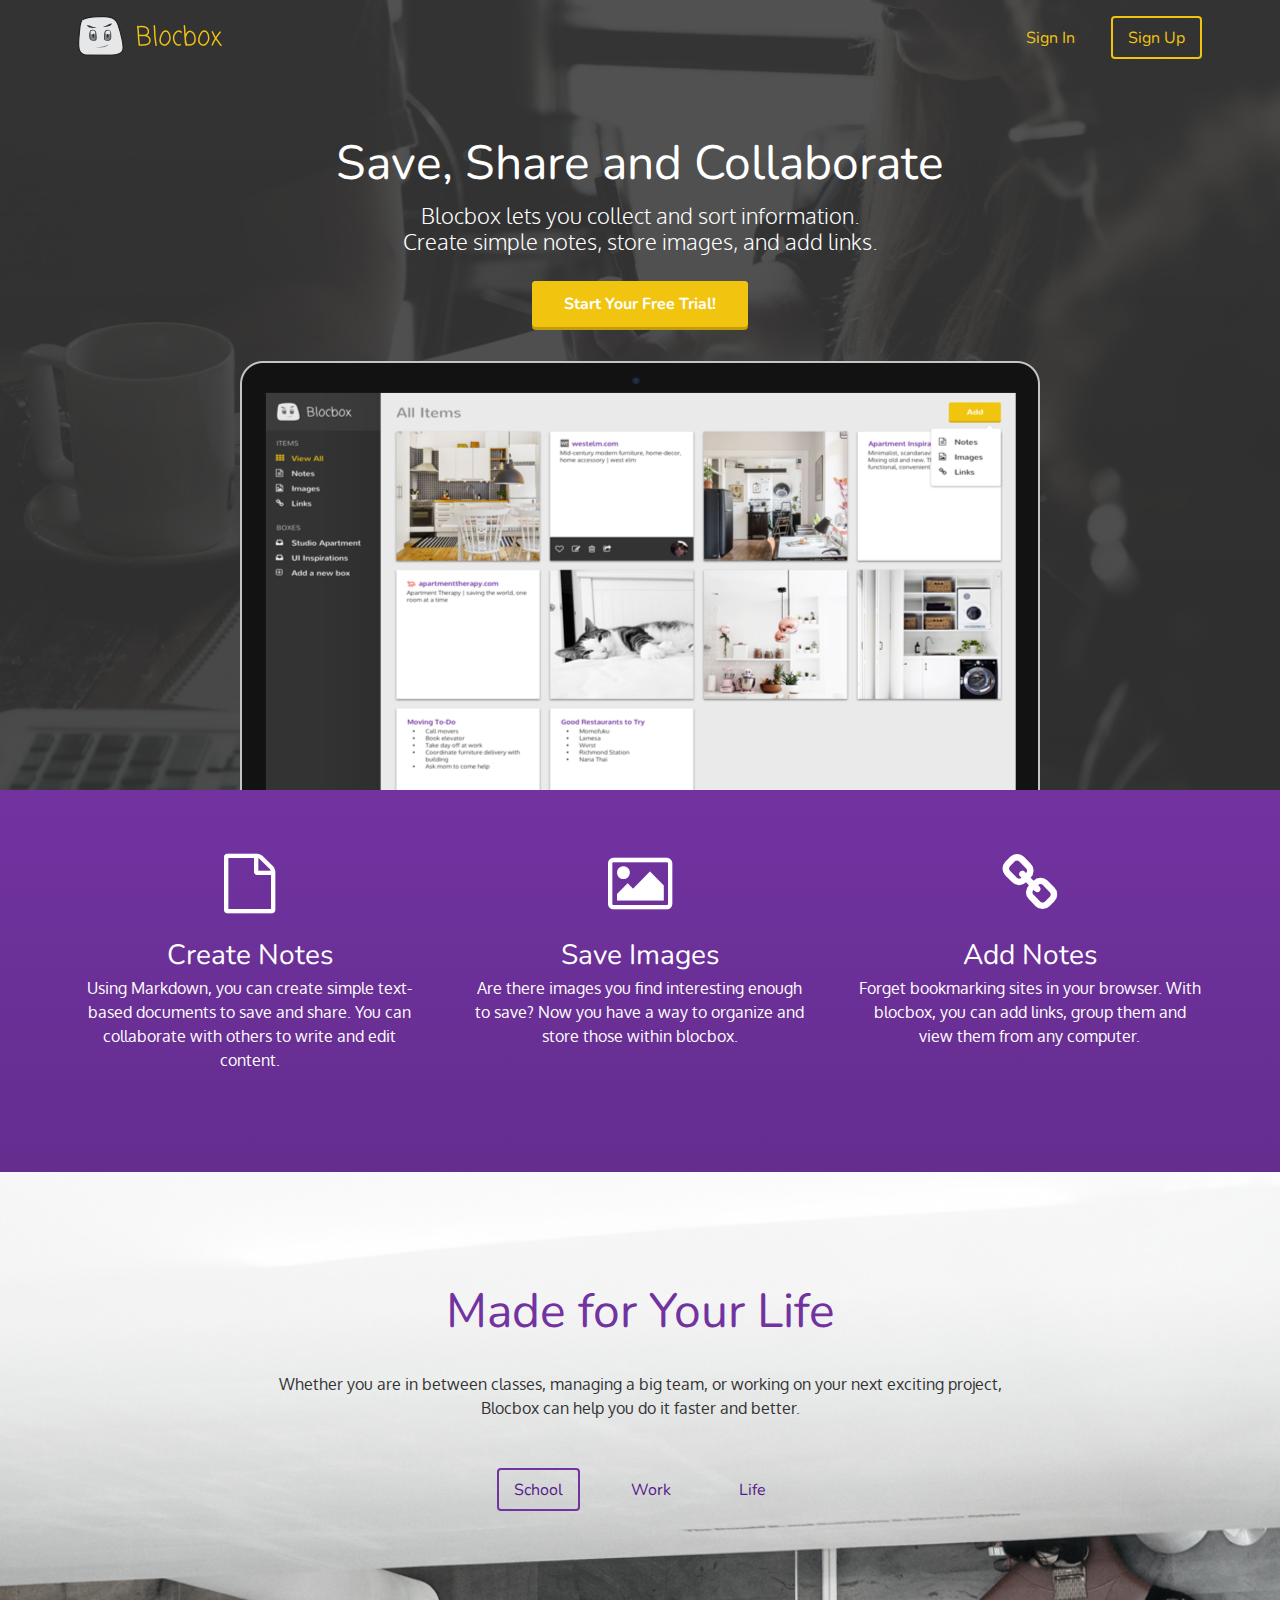
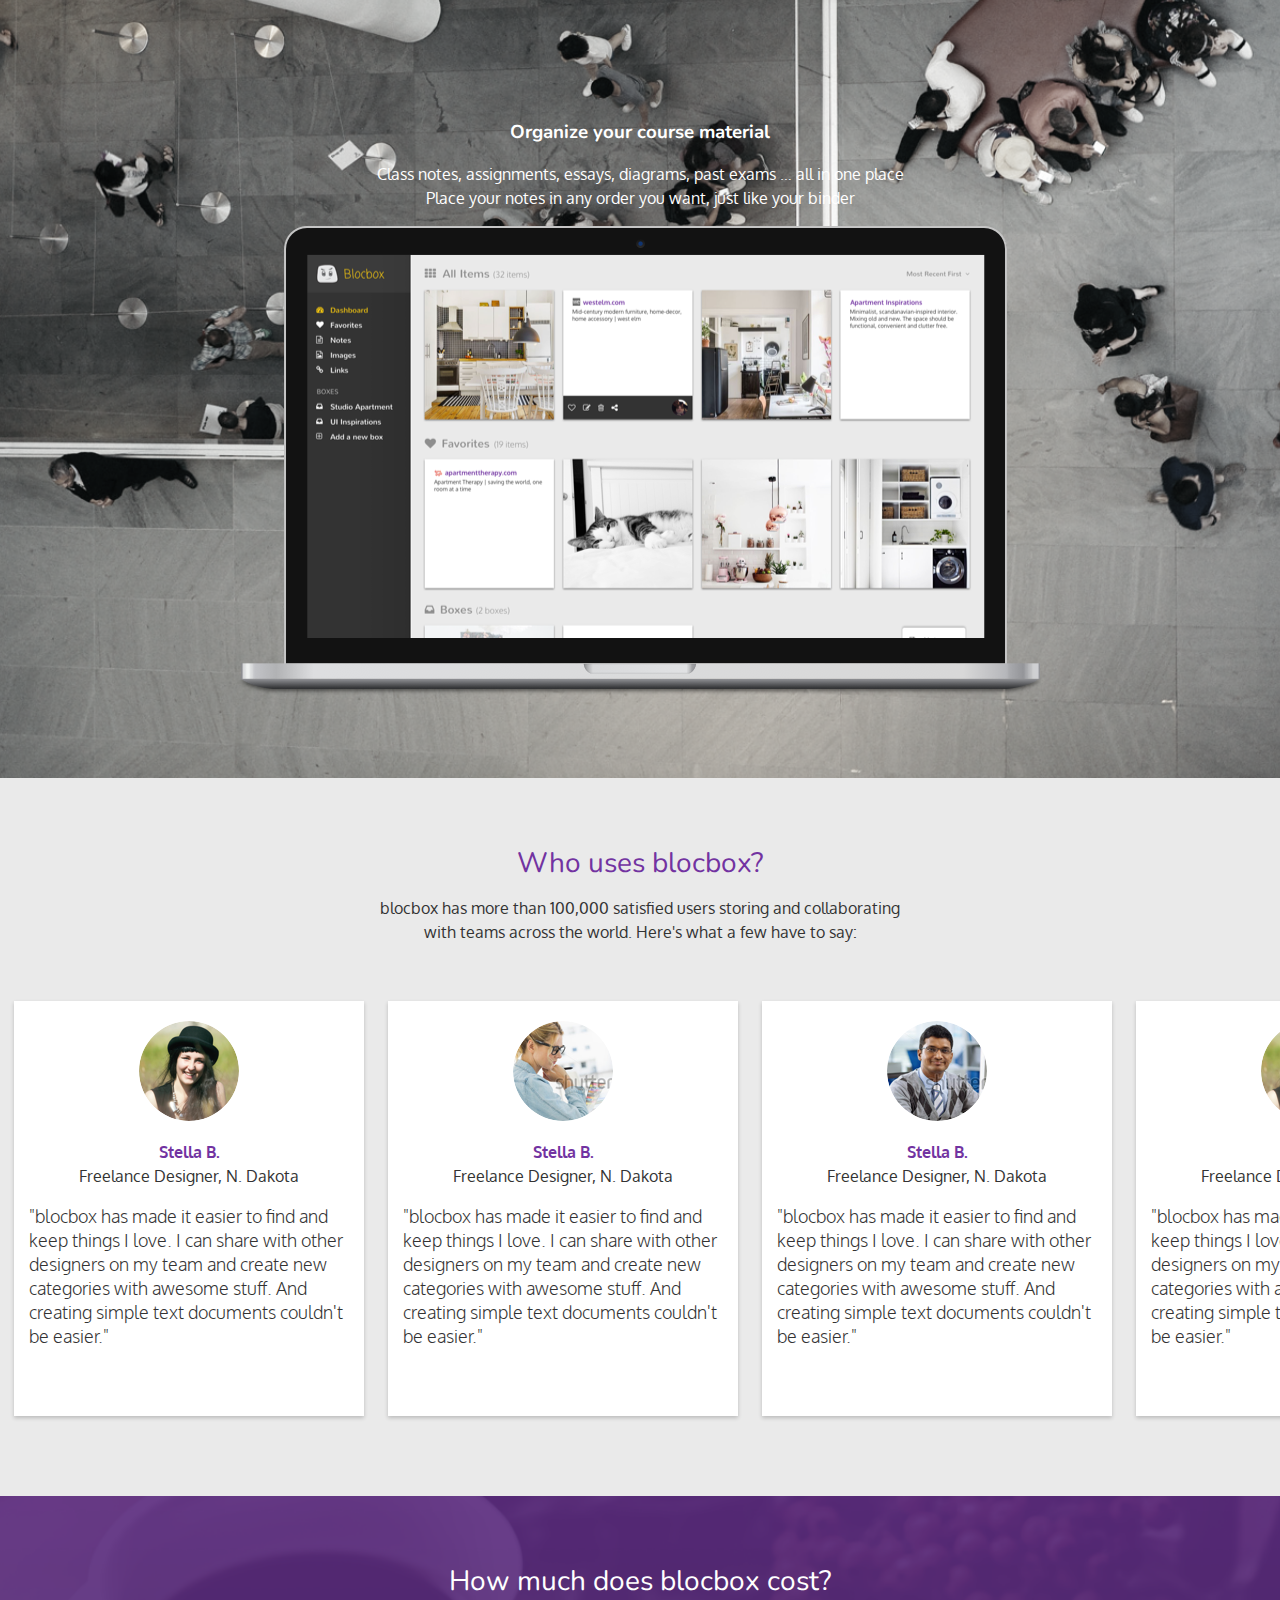
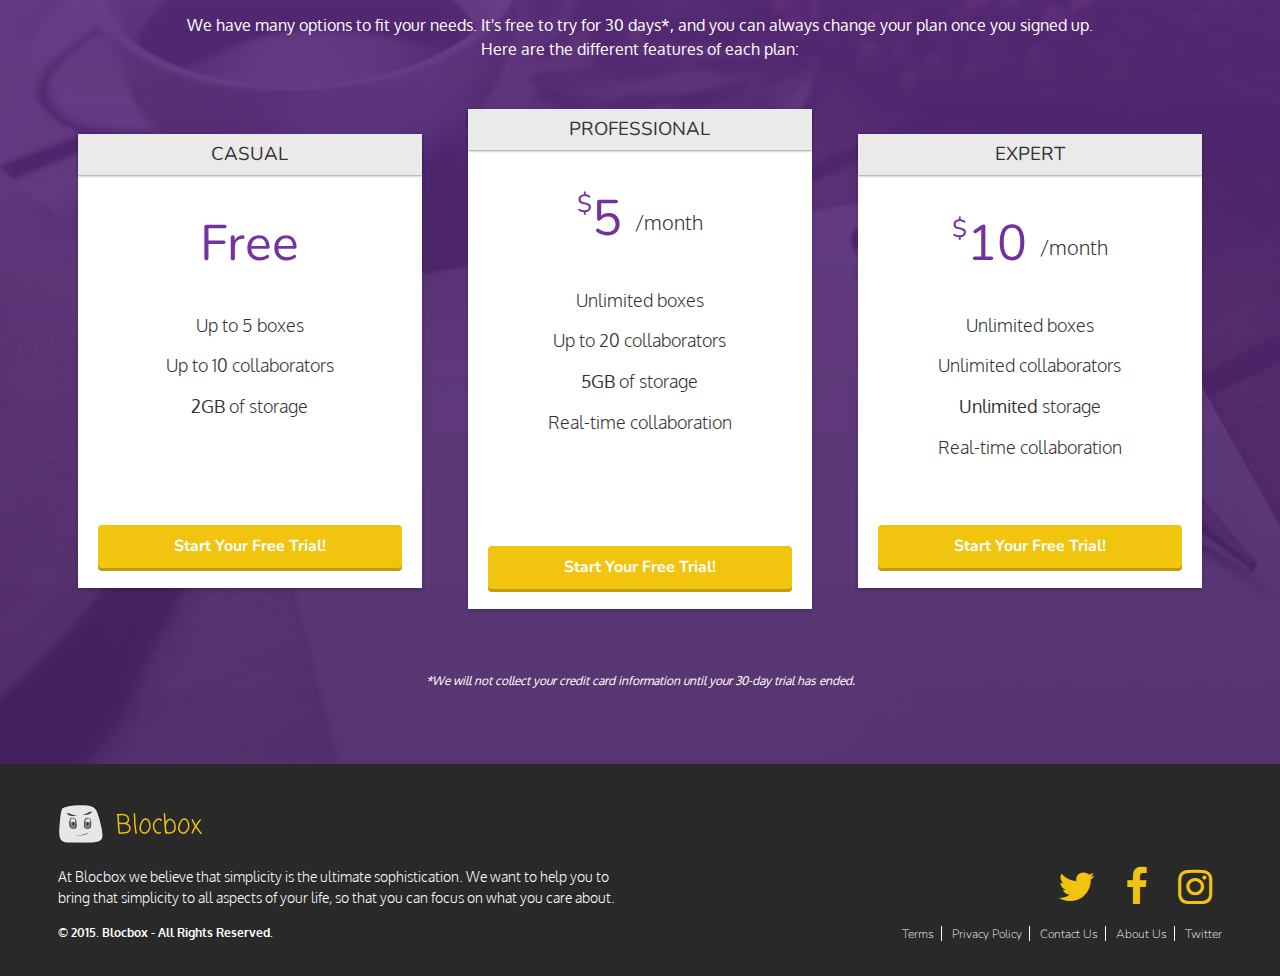
<file: index.html>
<!DOCTYPE html>
<html lang="en-us">
<head>
	<meta http-equiv="X-UA-Compatible" content="IE=Edge">
	<meta name="viewport" content="width=device-width, initial-scale=1">
	<meta charset="UTF-8">
	<title>Save, share and collaborate | Blocbox</title>

	<!-- Google Fonts -->
	<link href="https://fonts.googleapis.com/css?family=Nunito:300,400,700|Oxygen:300,400,700" rel="stylesheet">

	<!-- CSS -->
	<link rel="stylesheet" href="css/normalize.css">
	<link rel="stylesheet" href="css/style.css">
	<link rel="stylesheet" href="css/font-awesome.css">
	<link rel="stylesheet" href="css/animate.css">
</head>

<body>
	<header>
	<nav class="container">
		<div class="one-half">
			<a href="index.html" class="site-logo"><img src="images/site-logo.png" srcset="images/site-logo_2x.png 2x, images/site-logo_3x.png 3x" alt="Blocbox Logo" /></a>
		</div>
		<div class="one-half">
			<ul>
	         <li><a href="">Sign In</a></li>
	         <li class="btn-outline"><a href="">Sign Up</a></li>
	       </ul>
		</div>
	</nav>

	<div class="container hero">
		<h1 class="animated fadeIn">Save, Share and Collaborate</h1>
		<p>Blocbox lets you collect and sort information.<br/>Create simple notes, store images, and add links.</p>
		<a href="" class="btn">Start Your Free Trial!</a>
		<picture>
			<source media="(max-width: 992px)" srcset="images/dashboard_0.7x.png" alt="Blocbox" />
			<img src="images/dashboard.png" alt="Blocbox" />
		</picture>

	</div>
	</header>
	
	<!-- Benefits -->
	<main role="main">
		<section class="benefits">
			<ul class="container">
				<li class="one-third">
					<i class="fa fa-file-o"></i>
					<h2>Create Notes</h2>
					<p>Using Markdown, you can create simple text-based documents to save and share. You can collaborate with others to write and edit content.</p>
				</li>
				<li class="one-third">
					<i class="fa fa-picture-o"></i>
					<h2>Save Images</h2>
					<p>Are there images you find interesting enough to save? Now you have a way to organize and store those within blocbox.</p>
				</li>
				<li class="one-third">
					<i class="fa fa-link"></i>
					<h2>Add Notes</h2>
					<p>Forget bookmarking sites in your browser. With blocbox, you can add links, group them and view them from any computer.</p>
				</li>
			</ul>
		</section>
	</main>

	<!-- Use Cases -->
	<section class="usecases">
		<div class="container general">
			 <h1>Made for Your Life</h1>
			 <p>Whether you are in between classes, managing a big team, or working on your next exciting project,<br>Blocbox can help you do it faster and better.</p>
			 <ul class="buttons">
	         <li class="btn-outline"><a href="">School</a></li>
	         <li><a href="">Work</a></li>
	         <li><a href="">Life</a></li>
	       </ul>
		</div>
		<div class="container usecase">
			<h3>Organize your course material</h3>
			<p>Class notes, assignments, essays, diagrams, past exams … all in one place<br>
			Place your notes in any order you want, just like your binder</p>
			<picture>
				<source media="(max-width: 414px)" srcset="images/school-laptop_xs.png 1x, images/school-laptop_sm.png 2x">
				<source media="(max-width: 768px)" srcset="images/school-laptop_sm.png 1x, images/school-laptop.png 2x">
				<source media="(max-width: 1280px" srcset="images/school-laptop.png">
				<source media="(max-width: 1920px)" srcset="images/school-laptop_lg.png">
				<img src="images/school-laptop.png" alt="Blocbox for school" />
			</picture>
			
		</div>
	</section>

	<!-- Testimonial -->
	<section class="testimonials">
		<div class="container">
			 <h2>Who uses blocbox?</h2>
			 <p>blocbox has more than 100,000 satisfied users storing and collaborating<br/> with teams across the world. Here's what a few have to say:</p>
		</div>
		<div class="container-overflow">
			<ul>
				<li>
					<div class="box">
						<img src="images/person1.png" alt="avatar">
						<p class="name"><strong>Stella B.</strong><br/>Freelance Designer, N. Dakota</p>
						<blockquote>"blocbox has made it easier to find and keep things I love. I can share with other designers on my team and create new categories with awesome stuff. And creating simple text documents couldn't be easier."
						</blockquote>
					</div>
				</li>
				<li>
					<div class="box">
						<img src="images/person2.png" alt="avatar">
						<p class="name"><strong>Stella B.</strong><br/>Freelance Designer, N. Dakota</p>
						<blockquote>"blocbox has made it easier to find and keep things I love. I can share with other designers on my team and create new categories with awesome stuff. And creating simple text documents couldn't be easier."
						</blockquote>
					</div>
				</li>
				<li>
					<div class="box">
						<img src="images/person3.png" alt="avatar">
						<p class="name"><strong>Stella B.</strong><br/>Freelance Designer, N. Dakota</p>
						<blockquote>"blocbox has made it easier to find and keep things I love. I can share with other designers on my team and create new categories with awesome stuff. And creating simple text documents couldn't be easier."
						</blockquote>
					</div>
				</li>
				<li>
					<div class="box">
						<img src="images/person1.png" alt="avatar">
						<p class="name"><strong>Stella B.</strong><br/>Freelance Designer, N. Dakota</p>
						<blockquote>"blocbox has made it easier to find and keep things I love. I can share with other designers on my team and create new categories with awesome stuff. And creating simple text documents couldn't be easier."
						</blockquote>
					</div>
				</li>
			</ul>
		</div>
	</section>

		<!-- Pricing -->
	<section class="pricing">
   		<div class="container">
			<h2>How much does blocbox cost?</h2>
			<p>We have many options to fit your needs. It's free to try for 30 days*, and you can always change your plan once you signed up. <br/>Here are the different features of each plan:</p>
   		</div>
		<ul class="container">
			<li class="one-third">
				<div class="box">
				<h3>Casual</h3>
				<h4>Free</h4>
				<ul>
					<li>Up to 5 boxes</li>
					<li>Up to 10 collaborators</li>
					<li><strong>2GB</strong> of storage</li>
				</ul>
				<a href="" class="btn">Start Your Free Trial!</a>
				</div>
			</li>
			<li class="one-third">
				<div class="box middle">
				<h3>Professional</h3>
				<h4><span>$</span>5 <span class="month">/month</span></h4>
				<ul>
					<li>Unlimited boxes</li>
					<li>Up to 20 collaborators</li>
					<li><strong>5GB</strong> of storage</li>
					<li>Real-time collaboration</li>
				</ul>
				<a href="" class="btn">Start Your Free Trial!</a>
				</div>
			</li>
			<li class="one-third">
				<div class="box">
				<h3>Expert</h3>
				<h4><span>$</span>10 <span class="month">/month</span></h4>
				<ul>
					<li>Unlimited boxes</li>
					<li>Unlimited collaborators</li>
					<li><strong>Unlimited</strong> storage</li>
					<li>Real-time collaboration</li>
				</ul>
				<a href="" class="btn">Start Your Free Trial!</a>
				</div>
			</li>
		</ul>
		<div class="container">
			<p class="small">*We will not collect your credit card information until your 30-day trial has ended.</p>
		</div>
	</section>

	<!-- Footer -->
	<footer>
		<div class="container footer-block">
			<table>
				<tr>
				<td><img src="images/site-logo.png" srcset="images/site-logo_2x.png 2x, images/site-logo_3x.png 3x" alt="Blocbox Logo" class="logo"/></td>
				<td></td>
				</tr>
				<tr>
				<td>
					<p>At Blocbox we believe that simplicity is the ultimate sophistication. We want to help you to bring that simplicity to all aspects of your life, so that you can focus on what you care about.</p>
				</td>
				<td class="pull-bottom">
					<div class="social-icons pull-right">
							<i class="fa fa-twitter"></i>
							<i class="fa fa-facebook"></i>
							<i class="fa fa-instagram"></i>
					</div>
				</td>
				</tr>
				<tr>
					<td><p class="copyright-block">&copy; 2015. <strong>Blocbox</strong> - All Rights Reserved.</p></td>
					<td>
						<ul class="pull-right">
							<li><a href="">Terms</a></li>
							<li><a href="">Privacy Policy</a></li>
							<li><a href="">Contact Us</a></li>
							<li><a href="">About Us</a></li>
							<li><a href="">Twitter</a></li>
						</ul>
					</td>
				</tr>
			</table>
		</div>
	</footer>

</body>
</html>
</file>
<file: css/style.css>
/* Fonts */
/* Colors */
html, body {
  overflow-x: hidden; }

body {
  font-family: "Oxygen", Helvetica, Arial, sans-serif;
  color: #333333; }

h1, h2, h3, h4, h5, h6, a {
  font-family: "Nunito", Helvetica, Arial, sans-serif; }

h1 {
  font-weight: normal; }

h2 {
  font-weight: normal;
  margin: 5px; }

p {
  font-weight: normal; }

/* Grid */
.container {
  margin-right: auto;
  margin-left: auto;
  padding-right: 15px;
  padding-left: 15px;
  position: relative; }

.container:before, .container:after {
  content: " ";
  display: table; }

.container:after {
  clear: both; }

.one-half, .one-third, .one-fourth {
  width: 96%;
  float: left;
  position: realtive;
  min-height: 1px;
  margin: 0 2% 20px; }

.one-half {
  width: 46%; }

/* Media Queries */
@media (min-width: 768px) {
  .container {
    width: 750px; }

  h1 {
    font-size: 36px; }

  h2 {
    font-size: 20px;
    margin: 3px; }

  p {
    font-size: 14px;
    line-height: 20px; } }
@media (min-width: 992px) {
  .container {
    width: 970px; }

  .one-third {
    width: 29.33333%; }

  .one-fourth {
    width: 21%; }

  h1 {
    font-size: 48px; }

  h2 {
    font-size: 28px;
    margin: 5px; }

  p {
    font-size: 16px;
    line-height: 24px; } }
@media (min-width: 1280px) {
  .container {
    width: 1170px; } }
/* Header */
header {
  color: white;
  background: #333333 url("../images/hero-bg.png") top center no-repeat;
  background: url("../images/hero-bg.png") top center no-repeat, linear-gradient(-180deg, rgba(51, 51, 51, 0) 20%, rgba(51, 51, 51, 0.09) 97%);
  background-size: cover; }

header nav {
  padding: 1em 0; }

header nav ul {
  display: inline;
  float: right;
  text-align: right;
  margin: 0;
  padding: 0; }

header nav ul > li {
  display: inline-block;
  list-style-type: none;
  margin: 0 0 0 15px;
  padding: 10px 15px;
  border: 2px solid transparent;
  border-radius: 4px; }

@media (max-width: 600px) {
  header nav ul > li {
    margin: 0 0 0 10px;
    padding: 10px;
    font-size: 14px; } }
header nav ul > li.btn-outline {
  border-color: #F1C40F; }

header nav ul > li.btn-outline:hover {
  background: rgba(241, 196, 15, 0.7); }

header nav ul > li > a {
  color: #F1C40F;
  text-decoration: none; }

header nav ul > li.btn-outline:hover > a {
  color: #333333; }

header .hero {
  text-align: center;
  display: block;
  position: relative; }

header .hero h1 {
  margin: 40px 0 0; }

header .hero p {
  font-size: 22px;
  line-height: 26px;
  font-weight: 100;
  margin: 10px 0 40px; }

header .hero img {
  display: block;
  margin: 3em auto 0; }

/* Buttons */
.btn {
  border-radius: 4px;
  color: white;
  font-weight: 700;
  text-decoration: none;
  padding: 10px 30px;
  background: #F1C40F;
  border: 2px solid #F1C40F;
  box-shadow: 0px 3px 0px 0px #c29d0b; }
  .btn:hover {
    background: #f3cc31;
    border-color: #f3cc31; }
  .btn:active {
    background: #e3b90d;
    border-color: #e3b90d; }

/* Benefits */
.benefits {
  text-align: center;
  display: block;
  position: relative;
  background-image: linear-gradient(-180deg, #7233A1 0%, #642d8e 100%); }

.benefits ul {
  margin: 0 auto;
  padding: 4em 0; }

.benefits ul li {
  list-style-type: none;
  display: inline-block; }

.benefits i {
  color: white;
  font-size: 60px;
  margin: 0 0 20px;
  vertical-align: middle; }
.benefits h2, .benefits p {
  color: white; }
.benefits p {
  margin-top: 5px; }

@media (max-width: 991px) and (min-width: 450px) {
  .benefits i {
    width: 40%;
    float: left; }
  .benefits h2, .benefits p {
    text-align: left;
    width: 60%;
    margin-left: 40%; } }
/* Use Cases Section */
.usecases {
  padding: 5em 0;
  text-align: center;
  display: block;
  position: relative;
  background: white url("../images/usecase-bg.png") top center no-repeat;
  background-size: cover; }

.usecases h1 {
  color: #7233A1; }

.usecases .general p {
  color: #333333; }

.usecase {
  margin: 10em auto 0; }

.usecase h3, .usecase p {
  color: white; }

.buttons {
  text-align: center;
  padding: 2em 0;
  margin: 0; }

.buttons > li {
  display: inline-block;
  padding: 10px 15px;
  list-style-type: none;
  margin: 0 15px;
  border: 2px solid transparent;
  border-radius: 4px; }
  .buttons > li:hover, .buttons > li.btn-outline:hover {
    border-color: #642d8e; }

.buttons > li.btn-outline {
  border-color: #7233A1; }

.buttons > li a {
  text-decoration: none; }

/* Pricing */
.pricing {
  background: #7233A1 url("../images/pricing-bg.png") top center no-repeat;
  background: url("../images/pricing-bg.png") top center no-repeat, linear-gradient(-180deg, #7233A1 0%, #642d8e 100%);
  background-size: cover;
  text-align: center;
  padding: 4em 0; }

.pricing h2, .pricing p {
  color: white; }

.pricing ul {
  margin: 0 auto;
  padding: 2em 0; }

.pricing ul li {
  list-style-type: none; }

.box {
  padding: 0 15px 15px;
  background: white;
  box-shadow: 0px 2px 4px 0px rgba(0, 0, 0, 0.2);
  position: relative;
  margin-top: 25px; }

.pricing .box {
  min-height: 439px; }

.box.middle {
  min-height: 485px;
  margin-top: 0px; }

.box h3 {
  font-family: "Nunito", Helvetica, Arial, sans-serif;
  font-weight: normal;
  text-transform: uppercase;
  background: #eaeaea;
  box-shadow: 0px 1px 2px 0px rgba(0, 0, 0, 0.4);
  left: 0;
  right: 0;
  top: 0;
  text-align: center;
  margin: 0 -15px 40px;
  padding: 10px 0; }

.box h4 {
  font-size: 50px;
  font-weight: normal;
  margin: 20px 0 10px;
  color: #7233A1; }

.box h4 span {
  font-size: 25px;
  vertical-align: top; }

.box h4 span.month {
  font-family: "Oxygen", Helvetica, Arial, sans-serif;
  font-weight: 100;
  color: #333;
  font-size: 20px;
  vertical-align: middle; }

.box ul li {
  font-size: 18px;
  margin-bottom: 20px;
  font-weight: 100; }

.box .btn {
  position: absolute;
  bottom: 20px;
  left: 20px;
  right: 20px; }

.small {
  font-size: 12px;
  line-height: 15px;
  font-style: italic; }

/* Testimonials */
.testimonials {
  padding: 4em 0;
  text-align: center;
  background: #eaeaea; }
  .testimonials .container-overflow {
    overflow-x: scroll; }

.testimonials h2 {
  color: #7233A1; }

.testimonials ul {
  width: 1500px;
  padding: 0; }

.testimonials ul li {
  list-style-type: none;
  display: inline-block;
  width: 350px;
  padding: 0 10px; }

.testimonials blockquote {
  color: #333;
  font-weight: 100;
  font-size: 18px;
  line-height: 24px;
  text-align: left;
  position: relative;
  width: auto;
  margin: 0; }

.testimonials .box {
  height: 400px; }

.testimonials img {
  height: 100px;
  width: 100px;
  border-radius: 50%;
  margin: 20px auto 0; }

.testimonials p.name strong {
  text-align: center;
  color: #7233A1; }

/* FOOTER */
footer {
  background: #333333;
  background-image: linear-gradient(-180deg, rgba(0, 0, 0, 0.19) 0%, rgba(0, 0, 0, 0.19) 100%);
  color: #FFFFFF;
  position: relative;
  overflow: hidden;
  z-index: 0; }
  footer .footer-block {
    padding-bottom: 30px; }
  footer p, footer ul {
    font-size: 14px;
    font-weight: lighter;
    line-height: 1.5;
    margin: 10px auto 0; }
  footer p.copyright-block {
    font-size: 12px;
    font-weight: bold; }
  footer .logo {
    padding: 2.35em 0 0.5em;
    display: block; }
  footer table {
    /* Social Icons */
    /* Footer Links */ }
    footer table td {
      width: 50%; }
    footer table .pull-bottom {
      vertical-align: bottom; }
    footer table .social-icons {
      font-size: 40px;
      color: #F1C40F;
      letter-spacing: 10px; }
    footer table ul {
      padding: 0; }
      footer table ul li {
        list-style-type: none;
        font-size: 12px;
        display: inline;
        border-right: 1px solid white;
        padding: 0 7px; }
        footer table ul li:last-of-type {
          padding-right: 0;
          border-right: 0; }
        footer table ul li a {
          color: white;
          text-decoration: none; }

@media (max-width: 750px) {
  img.logo {
    margin: 0 auto; }

  footer table td {
    text-align: center;
    display: block;
    width: 100%; }
    footer table td .pull-right {
      float: none; } }
/* DASHBOARD */
.dashboard {
  background: #eaeaea; }

.hamburger {
  position: fixed;
  z-index: 1000;
  background: transparent;
  color: #b3b3b3;
  text-decoration: none;
  font-size: 22px;
  padding: 10px 15px;
  border-radius: 4px;
  left: 5px;
  top: 15px; }
  .hamburger:hover {
    background: #dddddd; }
  .hamburger:active {
    background: #d1d1d1; }
  .hamburger.menu-open, .hamburger.menu-open:active {
    background: #333333;
    color: #F1C40F; }

.left-nav {
  height: 100%;
  width: 280px;
  position: fixed;
  display: block;
  -webkit-transition: all 0.3s ease-in-out;
  -moz-transition: all 0.3s ease-in-out;
  -o-transition: all 0.3s ease-in-out;
  transition: all 0.3s ease-in-out;
  transform: translate(-280px, 0);
  -webkit-transform: translate(-280px, 0);
  /** Chrome & Safari **/
  -o-transform: translate(-280px, 0);
  /** Opera **/
  -moz-transform: translate(-280px, 0);
  /** Firefox **/
  background: #333333;
  background-image: linear-gradient(-90deg, rgba(51, 51, 51, 0) 50%, #363636 100%); }

.left-nav.open {
  /*-webkit-transition: all 0.3s ease-in-out;
  -moz-transition: all 0.3s ease-in-out;
  -o-transition: all 0.3s ease-in-out;
  transition: all 0.3s ease-in-out; */
  transform: translate(0, 0);
  -webkit-transform: translate(0, 0);
  /** Chrome & Safari **/
  -o-transform: translate(0, 0);
  /** Opera **/
  -moz-transform: translate(0, 0);
  /** Firefox **/
  z-index: 100; }

@media (min-width: 992px) {
  .left-nav {
    height: 100vh;
    width: 14.66666667%;
    color: white;
    background: #333333;
    background-image: linear-gradient(-90deg, rgba(51, 51, 51, 0) 50%, rgba(51, 51, 51, 0.09) 100%);
    float: left;
    position: fixed;
    display: block;
    transform: translate(0, 0);
    -webkit-transform: translate(0, 0);
    /** Chrome & Safari **/
    -o-transform: translate(0, 0);
    /** Opera **/
    -moz-transform: translate(0, 0);
    /** Firefox **/ }

  .left-nav.open {
    transform: translate(0, 0);
    -webkit-transform: translate(0, 0);
    /** Chrome & Safari **/
    -o-transform: translate(0, 0);
    /** Opera **/
    -moz-transform: translate(0, 0);
    /** Firefox **/ }

  .hamburger {
    display: none; } }
.left-nav .site-logo {
  padding: 20px;
  display: block;
  text-align: center; }
.left-nav .items {
  padding: 0; }
  .left-nav .items p {
    font-weight: lighter;
    text-transform: uppercase;
    font-size: 12px;
    color: white;
    line-height: 15px;
    padding: 0 6%; }
  .left-nav .items ul {
    margin: 10px 0 40px;
    padding: 0; }
    .left-nav .items ul li {
      list-style-type: none; }
      .left-nav .items ul li a {
        color: white;
        text-decoration: none;
        font-weight: lighter;
        display: block;
        padding: 8px 6%; }
        .left-nav .items ul li a i {
          width: 16px;
          text-align: center;
          margin-right: 8px; }
        .left-nav .items ul li a:hover {
          color: #F1C40F; }
        .left-nav .items ul li a.selected {
          -moz-box-shadow: inset 0 0 5px #2b2b2b;
          -webkit-box-shadow: inset 0 0 5px #2b2b2b;
          box-shadow: inset 0 0 5px #2b2b2b;
          background: #2e2e2e;
          color: #F1C40F; }
.left-nav .settings {
  position: absolute;
  background: rgba(51, 51, 51, 0.1);
  width: 100%;
  bottom: 0;
  left: 0;
  right: 0;
  padding: 10px 0; }
  .left-nav .settings img {
    height: 35px;
    width: 35px;
    border-radius: 50%;
    margin-left: 10px;
    display: inline-block; }
  .left-nav .settings p {
    display: inline-block;
    vertical-align: top;
    padding-top: 8px;
    font-weight: normal;
    margin: 0 0 0 10px;
    color: white; }
  .left-nav .settings .setting-btn {
    color: white;
    text-decoration: none;
    text-align: right;
    float: right;
    margin-right: 10px;
    line-height: 35px;
    position: absolute;
    bottom: 0;
    right: 0; }
    .left-nav .settings .setting-btn:hover {
      color: #F1C40F; }

/* CONTENT AREA */
.add-btn {
  display: block;
  position: fixed;
  width: 60px;
  height: 60px;
  bottom: 30px;
  right: 30px;
  padding: 0;
  border-radius: 30px;
  text-align: center;
  border: 0;
  box-shadow: 0px 3px 10px 0px rgba(51, 51, 51, 0.4);
  z-index: 10; }
  .add-btn i {
    line-height: 60px;
    font-size: 24px;
    -webkit-transition-duration: 0.3s;
    -moz-transition-duration: 0.3s;
    -o-transition-duration: 0.3s;
    transition-duration: 0.3s;
    -webkit-transition-property: -webkit-transform;
    -moz-transition-property: -moz-transform;
    -o-transition-property: -o-transform;
    transition-property: transform; }

.content {
  padding: 6em 1% 1.5em;
  float: right;
  width: 98%;
  position: relative; }
  .content .header {
    margin: 0 1% 20px;
    float: left;
    width: 100%; }
    .content .header > a {
      float: right; }
    .content .header h1 {
      font-weight: 100;
      margin: 0;
      font-size: 24px;
      color: rgba(51, 51, 51, 0.5);
      line-height: 30px;
      float: left;
      display: inline-block; }
      .content .header h1 i {
        width: 25px;
        text-align: center;
        margin-right: 10px; }
      .content .header h1 .items_label {
        margin-left: 10px; }
  .content .items_label {
    font-family: "Oxygen", Helvetica, Arial, sans-serif !important;
    font-weight: lighter;
    font-size: 18px; }

.content-item {
  width: 96%;
  margin: 0 2% 25px;
  float: left;
  display: block; }

.item-box {
  display: block;
  height: 230px;
  background: #FFFFFF;
  box-shadow: 0px 1px 3px 0px rgba(51, 51, 51, 0.4);
  position: relative;
  overflow: hidden;
  padding: 20px; }
  .item-box > img {
    position: absolute;
    height: 100%;
    width: auto;
    top: 0;
    left: 0;
    right: 0; }
  .item-box h2 {
    font-family: "Oxygen", Helvetica, Arial, sans-serif !important;
    font-size: 15px;
    line-height: 17px;
    margin: 0; }
  .item-box h2 a {
    color: #7233A1;
    text-decoration: none; }
    .item-box h2 a:hover {
      text-decoration: underline; }
  .item-box h2 img {
    width: 16px;
    height: 16px;
    position: relative;
    top: 2px;
    margin-right: 5px; }
  .item-box p {
    font-size: 12px;
    color: #333333;
    line-height: 18px;
    margin: 5px 0 0; }

/* Larger Mobile Devices */
@media (min-width: 460px) {
  .content {
    padding: 1.5em 1%;
    float: right;
    width: 90%;
    position: relative; }

  .content-item {
    width: 46%;
    margin: 0 2% 25px;
    float: left;
    display: block; } }
/* Tablets */
@media (min-width: 768px) {
  .content {
    padding: 1.5em 5%;
    float: right;
    width: 90%;
    position: relative; }

  .content > .container {
    width: 700px; }

  .content-item {
    width: 31.33333%;
    margin: 0 1% 25px; } }
/* Laptops and Desktops */
@media (min-width: 992px) {
  .content {
    padding: 1.5em 1%;
    float: right;
    width: 83.33333333%;
    position: relative; }

  .content > .container {
    width: auto; }

  .content-item {
    width: 23%;
    margin: 0 1% 25px; } }

/*# sourceMappingURL=style.css.map */
</file>
